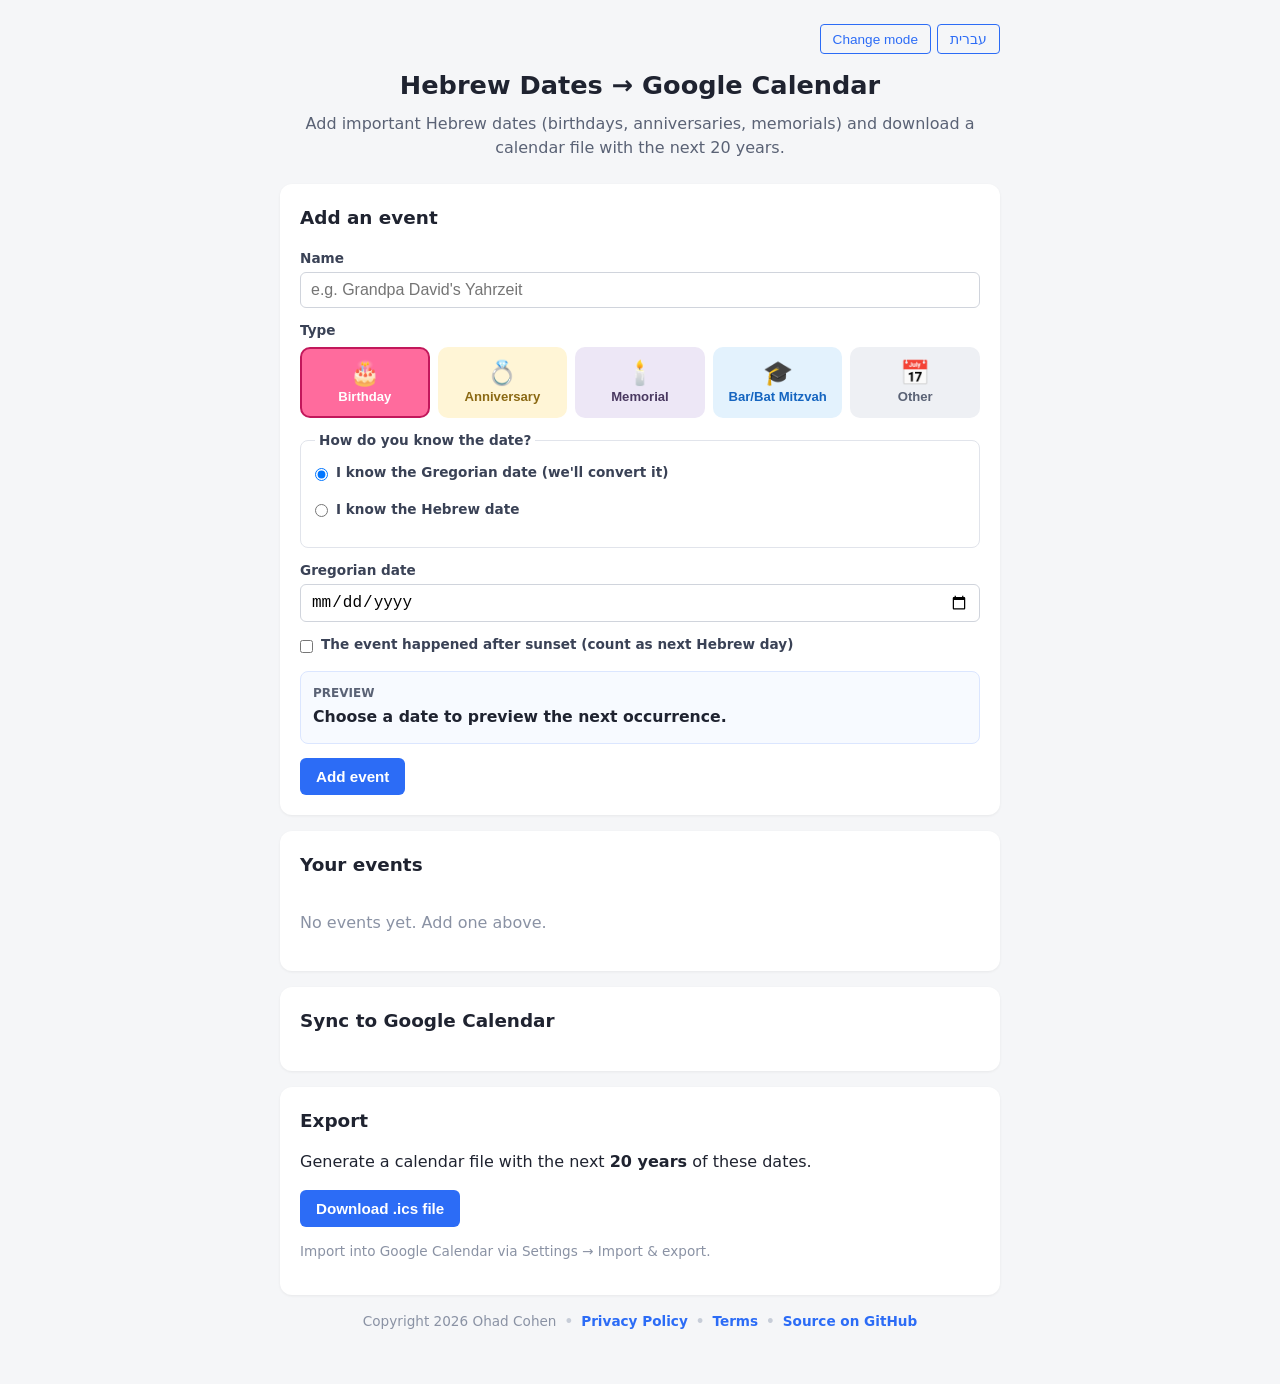
<file: index.html>
<!DOCTYPE html>
<html lang="en">
<head>
  <meta charset="UTF-8" />
  <meta name="viewport" content="width=device-width, initial-scale=1.0" />
  <title data-i18n="title">Hebrew Dates → Google Calendar</title>
  <link rel="stylesheet" href="style.css" />
  <script src="https://accounts.google.com/gsi/client" async defer></script>
</head>
<body>
  <div id="welcome-modal" class="modal-backdrop" hidden>
    <div class="modal">
      <button id="modal-lang-toggle" class="modal-lang-toggle" type="button" data-i18n="langToggle">עברית</button>
      <h2 data-i18n="welcomeTitle">Welcome to Hebrew Dates</h2>
      <p data-i18n="welcomeDesc">Track Hebrew birthdays, anniversaries, yahrzeits, and bar/bat mitzvahs. Choose how to use the app:</p>
      <div class="welcome-options">
        <button class="welcome-btn" data-mode="google" type="button">
          <span class="welcome-icon">🔗</span>
          <span class="welcome-text">
            <strong data-i18n="connectMode">Connect with Google</strong>
            <span class="welcome-desc" data-i18n="connectModeDesc">Sync events to your Google Calendar. Access from any device.</span>
          </span>
        </button>
        <button class="welcome-btn" data-mode="anonymous" type="button">
          <span class="welcome-icon">👤</span>
          <span class="welcome-text">
            <strong data-i18n="anonymousMode">Continue without account</strong>
            <span class="welcome-desc" data-i18n="anonymousModeDesc">Just download an ICS file. Events live only in this browser.</span>
          </span>
        </button>
      </div>
    </div>
  </div>

  <main>
    <header>
      <div class="header-actions">
        <button id="switch-mode-btn" class="lang-toggle mode-switch" type="button" data-i18n="changeMode">Change mode</button>
        <button id="lang-toggle" class="lang-toggle" type="button" data-i18n="langToggle">עברית</button>
      </div>
      <h1 data-i18n="title">Hebrew Dates → Google Calendar</h1>
      <p class="sub" data-i18n="subtitle">Add important Hebrew dates (birthdays, anniversaries, memorials) and download a calendar file with the next 20 years.</p>
    </header>

    <section class="card">
      <h2 data-i18n="addEvent">Add an event</h2>
      <form id="event-form">
        <label>
          <span data-i18n="name">Name</span>
          <input type="text" id="name" data-i18n-placeholder="namePlaceholder" placeholder="e.g. Grandpa David's Yahrzeit" required />
        </label>

        <div class="type-field">
          <span class="field-label" data-i18n="type">Type</span>
          <div class="type-buttons" id="type-buttons">
            <button type="button" class="type-btn active" data-type="birthday">
              <span class="icon">🎂</span>
              <span data-i18n="typeBirthday">Birthday</span>
            </button>
            <button type="button" class="type-btn" data-type="anniversary">
              <span class="icon">💍</span>
              <span data-i18n="typeAnniversary">Anniversary</span>
            </button>
            <button type="button" class="type-btn" data-type="memorial">
              <span class="icon">🕯️</span>
              <span data-i18n="typeMemorial">Memorial</span>
            </button>
            <button type="button" class="type-btn" data-type="bar_mitzvah">
              <span class="icon">🎓</span>
              <span data-i18n="typeBarMitzvah">Bar/Bat Mitzvah</span>
            </button>
            <button type="button" class="type-btn" data-type="other">
              <span class="icon">📅</span>
              <span data-i18n="typeOther">Other</span>
            </button>
          </div>
          <input type="hidden" id="type" value="birthday" />
        </div>

        <label id="gender-field" hidden>
          <span data-i18n="gender">Gender</span>
          <select id="gender">
            <option value="boy" data-i18n="genderBoy">Boy (Bar Mitzvah, age 13)</option>
            <option value="girl" data-i18n="genderGirl">Girl (Bat Mitzvah, age 12)</option>
          </select>
        </label>

        <p id="bar-mitzvah-hint" class="hint" hidden data-i18n="barMitzvahHint">Enter the child's date of birth. We'll calculate the Bar Mitzvah date and the Shabbat Bar Mitzvah.</p>

        <fieldset>
          <legend data-i18n="howKnow">How do you know the date?</legend>
          <label class="inline">
            <input type="radio" name="mode" value="gregorian" checked />
            <span data-i18n="modeGregorian">I know the Gregorian date (we'll convert it)</span>
          </label>
          <label class="inline">
            <input type="radio" name="mode" value="hebrew" />
            <span data-i18n="modeHebrew">I know the Hebrew date</span>
          </label>
        </fieldset>

        <div id="gregorian-input">
          <label>
            <span data-i18n="gregorianDate">Gregorian date</span>
            <input type="date" id="gregorian-date" />
          </label>
          <label class="inline">
            <input type="checkbox" id="after-sunset" />
            <span data-i18n="afterSunset">The event happened after sunset (count as next Hebrew day)</span>
          </label>
        </div>

        <div id="hebrew-input" hidden>
          <div class="row">
            <label>
              <span data-i18n="day">Day</span>
              <select id="hebrew-day"></select>
            </label>
            <label>
              <span data-i18n="month">Month</span>
              <select id="hebrew-month">
                <option value="Tishrei" data-i18n="mTishrei">Tishrei</option>
                <option value="Cheshvan" data-i18n="mCheshvan">Cheshvan</option>
                <option value="Kislev" data-i18n="mKislev">Kislev</option>
                <option value="Tevet" data-i18n="mTevet">Tevet</option>
                <option value="Shvat" data-i18n="mShvat">Shvat</option>
                <option value="Adar" data-i18n="mAdar">Adar (or Adar II in leap years)</option>
                <option value="Adar I" data-i18n="mAdarI">Adar I (leap years only)</option>
                <option value="Nisan" data-i18n="mNisan">Nisan</option>
                <option value="Iyyar" data-i18n="mIyyar">Iyyar</option>
                <option value="Sivan" data-i18n="mSivan">Sivan</option>
                <option value="Tamuz" data-i18n="mTamuz">Tamuz</option>
                <option value="Av" data-i18n="mAv">Av</option>
                <option value="Elul" data-i18n="mElul">Elul</option>
              </select>
            </label>
          </div>
          <label>
            <span>
              <span data-i18n="hebrewYear">Hebrew year</span>
              <span id="year-optional" class="muted small" data-i18n="optional">(optional)</span>
              <span id="year-required" class="required-tag small" data-i18n="required" hidden>(required)</span>
            </span>
            <input type="text" id="hebrew-year" data-i18n-placeholder="yearPlaceholder" placeholder='e.g. תשפ"ו or 5786' />
            <span id="year-preview" class="muted small"></span>
          </label>
        </div>

        <div id="event-preview" class="event-preview" aria-live="polite">
          <span class="preview-label" data-i18n="previewLabel">Preview</span>
          <strong id="event-preview-title" data-i18n="previewEmpty">Choose a date to preview the next occurrence.</strong>
          <span id="event-preview-meta"></span>
        </div>

        <div class="form-actions">
          <button type="submit" id="submit-btn">Add event</button>
          <button type="button" id="cancel-edit-btn" class="link-btn" hidden data-i18n="cancelEdit">Cancel edit</button>
        </div>
      </form>
    </section>

    <section class="card">
      <h2 data-i18n="yourEvents">Your events</h2>
      <ul id="event-list"></ul>
      <p id="empty-msg" class="muted" data-i18n="empty">No events yet. Add one above.</p>
    </section>

    <section class="card" id="sync-card">
      <h2 data-i18n="googleSync">Sync to Google Calendar</h2>

      <div id="gcal-connect" hidden>
        <button id="connect-btn" type="button" data-i18n="connectGoogle">Connect Google Calendar</button>
      </div>

      <div id="gcal-connected" hidden>
        <p class="muted small">
          <span data-i18n="connectedStatus">✓ Connected to Google.</span>
          <a href="#" id="disconnect-btn" data-i18n="disconnect">Disconnect</a>
        </p>
        <div class="calendar-name-row">
          <label>
            <span data-i18n="calendarName">Calendar name</span>
            <input type="text" id="calendar-name-input" />
          </label>
          <button id="new-calendar-btn" class="secondary-btn" type="button" data-i18n="newCalendarBtn">New calendar</button>
        </div>

        <div class="calendars-section">
          <div class="calendars-header">
            <span class="field-label" data-i18n="existingCalendars">Calendars in your Google account</span>
            <button id="refresh-cals-btn" class="link-btn" type="button" title="Refresh">↻</button>
          </div>
          <ul id="calendar-list" class="calendar-list"></ul>
          <p id="calendar-list-empty" class="muted small" data-i18n="noCalendarsYet" hidden>No calendars yet — clicking "Sync now" will create one.</p>
        </div>

        <button id="sync-btn" type="button" data-i18n="syncNow">Sync now</button>
        <p id="sync-status" class="muted small"></p>

        <div class="share-section">
          <div class="calendars-header">
            <span class="field-label" data-i18n="shareCalendar">Share calendar</span>
          </div>
          <p class="muted small" data-i18n="shareDesc">Invite friends/family. They'll get an email to add this calendar to their Google Calendar.</p>
          <div class="share-form">
            <input type="email" id="share-email" multiple data-i18n-placeholder="shareEmailPlaceholder" placeholder="email@example.com, another@example.com" />
            <select id="share-role">
              <option value="reader" data-i18n="roleReader">Can view</option>
              <option value="writer" data-i18n="roleWriter">Can edit</option>
            </select>
            <button id="share-btn" type="button" data-i18n="shareBtn">Share</button>
          </div>
          <ul id="share-list" class="share-list"></ul>
          <p id="share-status" class="muted small"></p>
        </div>
      </div>
    </section>

    <section class="card">
      <h2 data-i18n="export">Export</h2>
      <p data-i18n="exportDesc">Generate a calendar file with the next <strong>20 years</strong> of these dates.</p>
      <button id="download-btn" type="button" data-i18n="downloadBtn">Download .ics file</button>
      <p class="muted small" data-i18n="importHint">Import into Google Calendar via Settings → Import & export.</p>
    </section>

    <footer class="app-footer">
      <span data-i18n="copyrightLine">Copyright 2026 Ohad Cohen</span>
      <a href="privacy.html" data-i18n="privacyLink">Privacy Policy</a>
      <a href="terms.html" data-i18n="termsLink">Terms</a>
      <a href="https://github.com/ohadc7/hebrew-dates-app" target="_blank" rel="noopener noreferrer" data-i18n="githubLink">Source on GitHub</a>
    </footer>
  </main>

  <div id="toast" class="toast" hidden>
    <span id="toast-text"></span>
    <button id="toast-action" type="button" class="link-btn"></button>
  </div>

  <script type="module" src="app.js"></script>
</body>
</html>
</file>
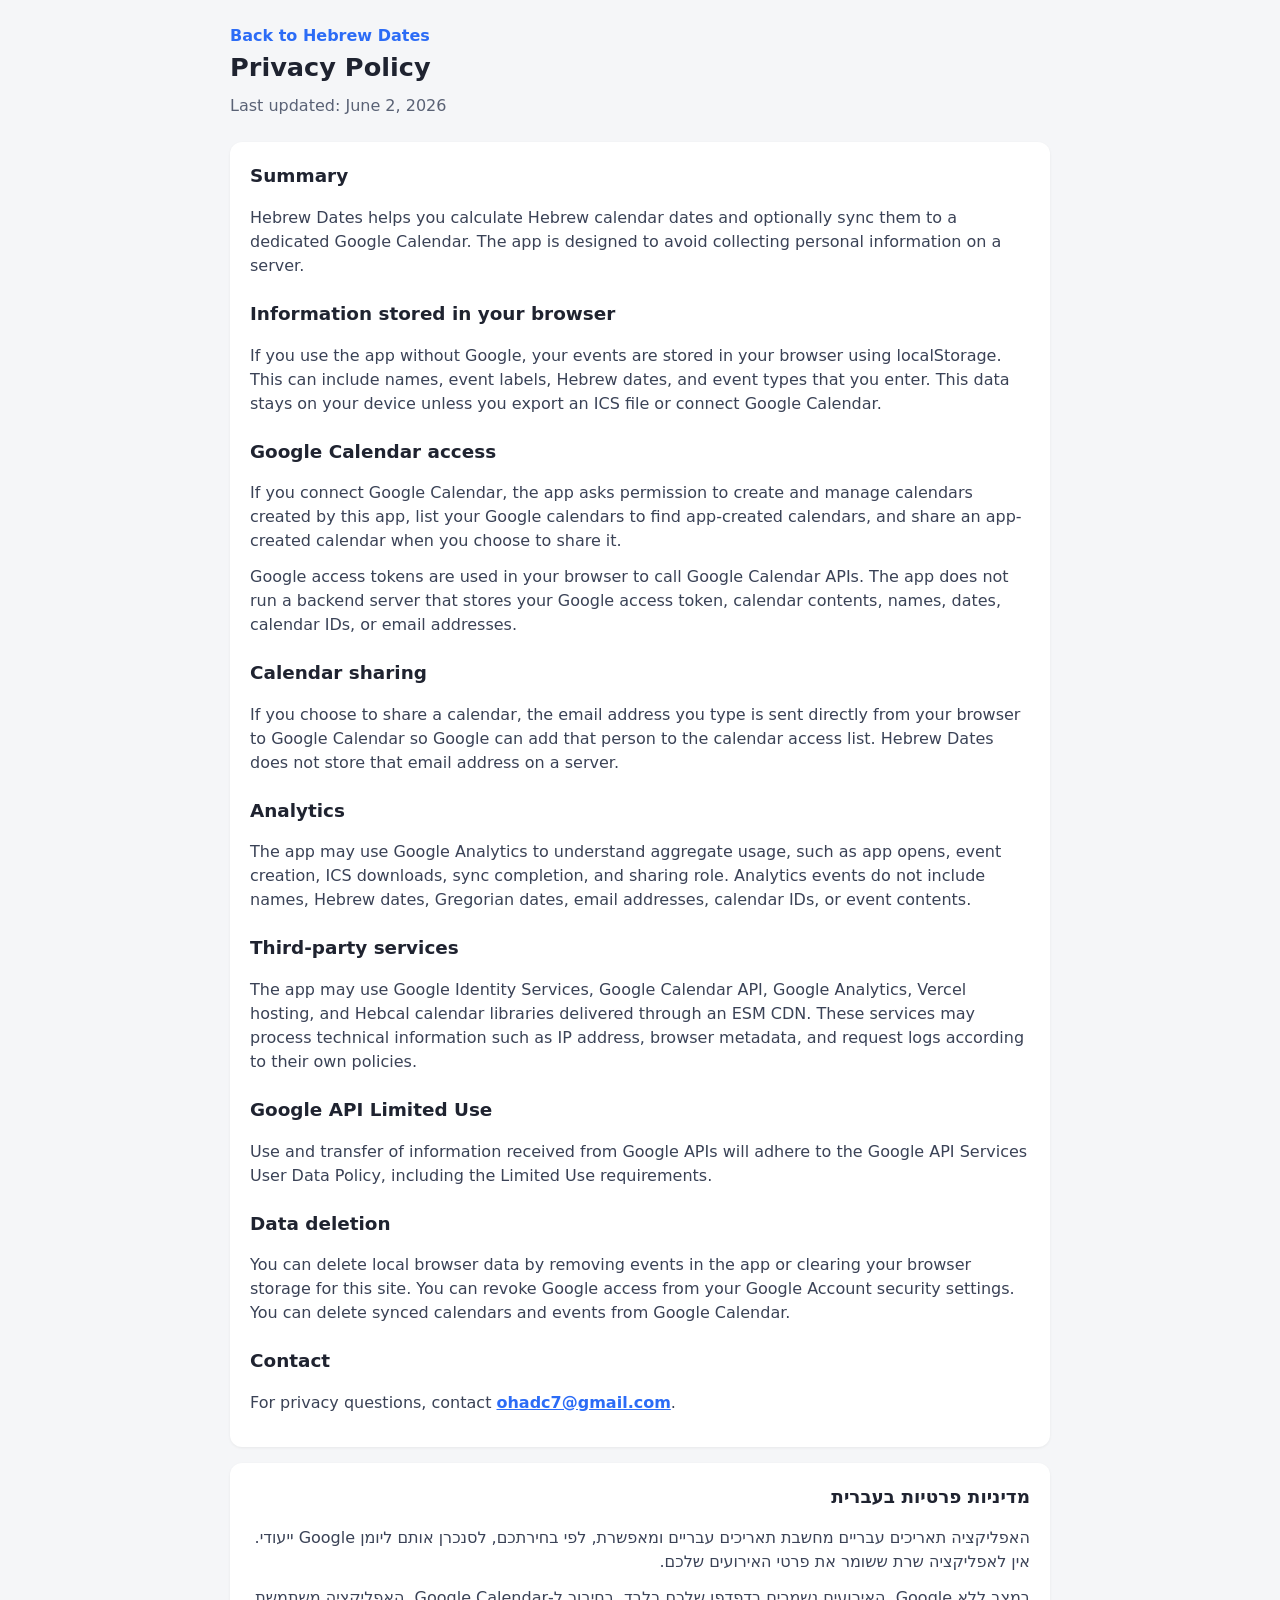
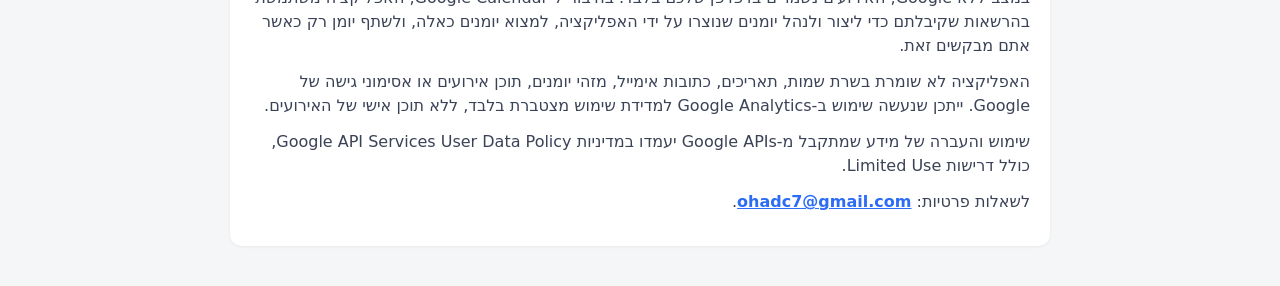
<file: privacy.html>
<!DOCTYPE html>
<html lang="en">
<head>
  <meta charset="UTF-8" />
  <meta name="viewport" content="width=device-width, initial-scale=1.0" />
  <title>Privacy Policy | Hebrew Dates</title>
  <link rel="stylesheet" href="style.css" />
</head>
<body class="legal-page">
  <main>
    <header class="legal-header">
      <a class="back-link" href="index.html">Back to Hebrew Dates</a>
      <h1>Privacy Policy</h1>
      <p class="sub">Last updated: June 2, 2026</p>
    </header>

    <section class="card legal-card">
      <h2>Summary</h2>
      <p>Hebrew Dates helps you calculate Hebrew calendar dates and optionally sync them to a dedicated Google Calendar. The app is designed to avoid collecting personal information on a server.</p>

      <h2>Information stored in your browser</h2>
      <p>If you use the app without Google, your events are stored in your browser using localStorage. This can include names, event labels, Hebrew dates, and event types that you enter. This data stays on your device unless you export an ICS file or connect Google Calendar.</p>

      <h2>Google Calendar access</h2>
      <p>If you connect Google Calendar, the app asks permission to create and manage calendars created by this app, list your Google calendars to find app-created calendars, and share an app-created calendar when you choose to share it.</p>
      <p>Google access tokens are used in your browser to call Google Calendar APIs. The app does not run a backend server that stores your Google access token, calendar contents, names, dates, calendar IDs, or email addresses.</p>

      <h2>Calendar sharing</h2>
      <p>If you choose to share a calendar, the email address you type is sent directly from your browser to Google Calendar so Google can add that person to the calendar access list. Hebrew Dates does not store that email address on a server.</p>

      <h2>Analytics</h2>
      <p>The app may use Google Analytics to understand aggregate usage, such as app opens, event creation, ICS downloads, sync completion, and sharing role. Analytics events do not include names, Hebrew dates, Gregorian dates, email addresses, calendar IDs, or event contents.</p>

      <h2>Third-party services</h2>
      <p>The app may use Google Identity Services, Google Calendar API, Google Analytics, Vercel hosting, and Hebcal calendar libraries delivered through an ESM CDN. These services may process technical information such as IP address, browser metadata, and request logs according to their own policies.</p>

      <h2>Google API Limited Use</h2>
      <p>Use and transfer of information received from Google APIs will adhere to the Google API Services User Data Policy, including the Limited Use requirements.</p>

      <h2>Data deletion</h2>
      <p>You can delete local browser data by removing events in the app or clearing your browser storage for this site. You can revoke Google access from your Google Account security settings. You can delete synced calendars and events from Google Calendar.</p>

      <h2>Contact</h2>
      <p>For privacy questions, contact <a href="mailto:ohadc7@gmail.com">ohadc7@gmail.com</a>.</p>
    </section>

    <section class="card legal-card" dir="rtl" lang="he">
      <h2>מדיניות פרטיות בעברית</h2>
      <p>האפליקציה תאריכים עבריים מחשבת תאריכים עבריים ומאפשרת, לפי בחירתכם, לסנכרן אותם ליומן Google ייעודי. אין לאפליקציה שרת ששומר את פרטי האירועים שלכם.</p>
      <p>במצב ללא Google, האירועים נשמרים בדפדפן שלכם בלבד. בחיבור ל-Google Calendar, האפליקציה משתמשת בהרשאות שקיבלתם כדי ליצור ולנהל יומנים שנוצרו על ידי האפליקציה, למצוא יומנים כאלה, ולשתף יומן רק כאשר אתם מבקשים זאת.</p>
      <p>האפליקציה לא שומרת בשרת שמות, תאריכים, כתובות אימייל, מזהי יומנים, תוכן אירועים או אסימוני גישה של Google. ייתכן שנעשה שימוש ב-Google Analytics למדידת שימוש מצטברת בלבד, ללא תוכן אישי של האירועים.</p>
      <p>שימוש והעברה של מידע שמתקבל מ-Google APIs יעמדו במדיניות Google API Services User Data Policy, כולל דרישות Limited Use.</p>
      <p>לשאלות פרטיות: <a href="mailto:ohadc7@gmail.com">ohadc7@gmail.com</a>.</p>
    </section>
  </main>
</body>
</html>
</file>
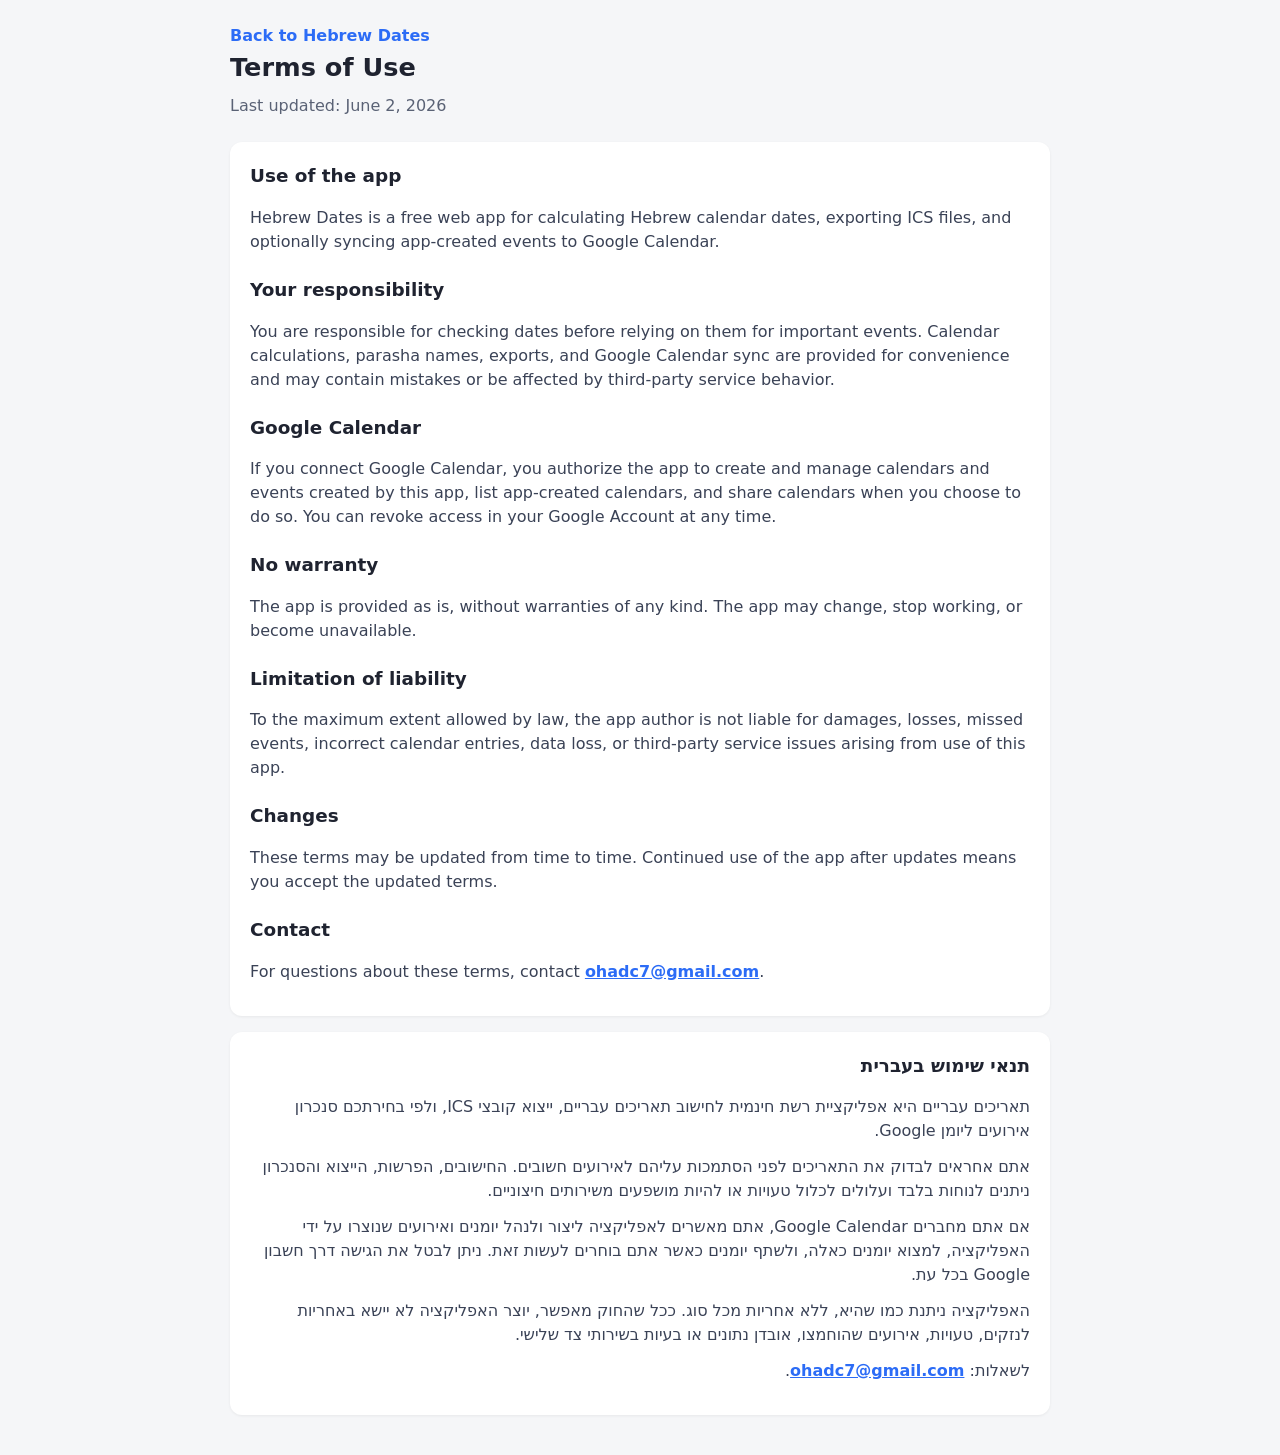
<file: terms.html>
<!DOCTYPE html>
<html lang="en">
<head>
  <meta charset="UTF-8" />
  <meta name="viewport" content="width=device-width, initial-scale=1.0" />
  <title>Terms of Use | Hebrew Dates</title>
  <link rel="stylesheet" href="style.css" />
</head>
<body class="legal-page">
  <main>
    <header class="legal-header">
      <a class="back-link" href="index.html">Back to Hebrew Dates</a>
      <h1>Terms of Use</h1>
      <p class="sub">Last updated: June 2, 2026</p>
    </header>

    <section class="card legal-card">
      <h2>Use of the app</h2>
      <p>Hebrew Dates is a free web app for calculating Hebrew calendar dates, exporting ICS files, and optionally syncing app-created events to Google Calendar.</p>

      <h2>Your responsibility</h2>
      <p>You are responsible for checking dates before relying on them for important events. Calendar calculations, parasha names, exports, and Google Calendar sync are provided for convenience and may contain mistakes or be affected by third-party service behavior.</p>

      <h2>Google Calendar</h2>
      <p>If you connect Google Calendar, you authorize the app to create and manage calendars and events created by this app, list app-created calendars, and share calendars when you choose to do so. You can revoke access in your Google Account at any time.</p>

      <h2>No warranty</h2>
      <p>The app is provided as is, without warranties of any kind. The app may change, stop working, or become unavailable.</p>

      <h2>Limitation of liability</h2>
      <p>To the maximum extent allowed by law, the app author is not liable for damages, losses, missed events, incorrect calendar entries, data loss, or third-party service issues arising from use of this app.</p>

      <h2>Changes</h2>
      <p>These terms may be updated from time to time. Continued use of the app after updates means you accept the updated terms.</p>

      <h2>Contact</h2>
      <p>For questions about these terms, contact <a href="mailto:ohadc7@gmail.com">ohadc7@gmail.com</a>.</p>
    </section>

    <section class="card legal-card" dir="rtl" lang="he">
      <h2>תנאי שימוש בעברית</h2>
      <p>תאריכים עבריים היא אפליקציית רשת חינמית לחישוב תאריכים עבריים, ייצוא קובצי ICS, ולפי בחירתכם סנכרון אירועים ליומן Google.</p>
      <p>אתם אחראים לבדוק את התאריכים לפני הסתמכות עליהם לאירועים חשובים. החישובים, הפרשות, הייצוא והסנכרון ניתנים לנוחות בלבד ועלולים לכלול טעויות או להיות מושפעים משירותים חיצוניים.</p>
      <p>אם אתם מחברים Google Calendar, אתם מאשרים לאפליקציה ליצור ולנהל יומנים ואירועים שנוצרו על ידי האפליקציה, למצוא יומנים כאלה, ולשתף יומנים כאשר אתם בוחרים לעשות זאת. ניתן לבטל את הגישה דרך חשבון Google בכל עת.</p>
      <p>האפליקציה ניתנת כמו שהיא, ללא אחריות מכל סוג. ככל שהחוק מאפשר, יוצר האפליקציה לא יישא באחריות לנזקים, טעויות, אירועים שהוחמצו, אובדן נתונים או בעיות בשירותי צד שלישי.</p>
      <p>לשאלות: <a href="mailto:ohadc7@gmail.com">ohadc7@gmail.com</a>.</p>
    </section>
  </main>
</body>
</html>
</file>
<file: style.css>
* { box-sizing: border-box; }

[hidden] { display: none !important; }

.modal-backdrop {
  position: fixed;
  inset: 0;
  background: #f5f6f8;
  display: flex;
  align-items: center;
  justify-content: center;
  z-index: 1000;
  padding: 16px;
}

.modal {
  background: #fff;
  border-radius: 14px;
  padding: 28px;
  max-width: 480px;
  width: 100%;
  box-shadow: 0 10px 30px rgba(0,0,0,0.08);
  position: relative;
}

.modal-lang-toggle {
  position: absolute;
  top: 12px;
  inset-inline-end: 12px;
  background: transparent;
  color: #2c6cf6;
  border: 1px solid #2c6cf6;
  padding: 4px 10px;
  font-size: 0.8rem;
  cursor: pointer;
  border-radius: 4px;
  font-weight: 500;
}

.modal-lang-toggle:hover {
  background: #2c6cf6;
  color: #fff;
}

.modal h2 {
  margin: 0 0 10px;
  font-size: 1.3rem;
}

.modal p {
  margin: 0 0 18px;
  color: #5a6275;
}

.welcome-options {
  display: grid;
  gap: 10px;
}

.welcome-btn {
  display: flex;
  align-items: flex-start;
  gap: 14px;
  text-align: start;
  padding: 14px 16px;
  border-radius: 10px;
  border: 2px solid #e1e4eb;
  background: #fff;
  cursor: pointer;
  font-size: 0.95rem;
  font-weight: 500;
  color: inherit;
  transition: all 0.15s;
}

.welcome-btn:hover {
  border-color: #2c6cf6;
  background: #f5f8ff;
  transform: translateY(-1px);
}

.welcome-icon {
  font-size: 1.5rem;
  line-height: 1;
}

.welcome-text {
  display: flex;
  flex-direction: column;
  gap: 2px;
}

.welcome-text strong {
  font-weight: 700;
  color: #2c6cf6;
}

.welcome-desc {
  font-size: 0.85rem;
  font-weight: 400;
  color: #5a6275;
}

.header-actions {
  align-self: flex-end;
  display: flex;
  gap: 6px;
  margin-bottom: 12px;
}

body {
  font-family: -apple-system, BlinkMacSystemFont, "Segoe UI", system-ui, sans-serif;
  background: #f5f6f8;
  color: #1f2330;
  margin: 0;
  padding: 24px 16px;
  line-height: 1.5;
}

main {
  max-width: 720px;
  margin: 0 auto;
}

header {
  display: flex;
  flex-direction: column;
  margin-bottom: 24px;
}

.lang-toggle {
  background: transparent;
  color: #2c6cf6;
  border: 1px solid #2c6cf6;
  padding: 6px 12px;
  font-size: 0.85rem;
  font-weight: 500;
  border-radius: 4px;
}

.lang-toggle:hover {
  background: #2c6cf6;
  color: #fff;
}

header h1,
header .sub {
  text-align: center;
}

header h1 {
  margin: 0 0 8px;
  font-size: 1.6rem;
}

.sub {
  margin: 0;
  color: #5a6275;
}

.card {
  background: #fff;
  border-radius: 12px;
  padding: 20px;
  margin-bottom: 16px;
  box-shadow: 0 1px 3px rgba(0,0,0,0.06);
}

.card h2 {
  margin: 0 0 16px;
  font-size: 1.15rem;
}

label {
  display: block;
  margin-bottom: 12px;
}

label > span {
  display: block;
  font-size: 0.85rem;
  font-weight: 600;
  margin-bottom: 4px;
  color: #3a4256;
}

label.inline {
  display: flex;
  align-items: center;
  gap: 8px;
  font-weight: normal;
}

label.inline input {
  margin: 0;
}

input[type="text"],
input[type="email"],
input[type="date"],
input[type="number"],
select {
  width: 100%;
  padding: 8px 10px;
  border: 1px solid #d0d4dc;
  border-radius: 6px;
  font-size: 1rem;
  background: #fff;
}

fieldset {
  border: 1px solid #e1e4eb;
  border-radius: 8px;
  padding: 12px 14px;
  margin: 0 0 12px;
}

fieldset legend {
  font-size: 0.85rem;
  font-weight: 600;
  color: #3a4256;
  padding: 0 4px;
}

.row {
  display: flex;
  gap: 12px;
}

.row label {
  flex: 1;
}

button {
  background: #2c6cf6;
  color: #fff;
  border: none;
  border-radius: 6px;
  padding: 10px 16px;
  font-size: 0.95rem;
  font-weight: 600;
  cursor: pointer;
}

button:hover {
  background: #1d57d3;
}

#event-list {
  list-style: none;
  padding: 0;
  margin: 0;
  display: grid;
  gap: 10px;
}

#event-list li.event-card {
  display: grid;
  grid-template-columns: minmax(0, 1fr) auto;
  align-items: start;
  gap: 12px;
  padding: 12px;
  border: 1px solid #e4e8f0;
  border-radius: 8px;
  background: #fbfcff;
}

#event-list .event-info {
  flex: 1;
  min-width: 0;
}

#event-list li:last-child {
  border-bottom: none;
}

.event-info {
  display: flex;
  flex-direction: column;
  gap: 2px;
  position: relative;
  padding-inline-start: 34px;
}

.event-icon {
  position: absolute;
  inset-inline-start: 0;
  top: 1px;
  display: grid;
  place-items: center;
  width: 26px;
  height: 26px;
  border-radius: 8px;
  background: #eef5ff;
  font-size: 1rem;
}

.event-name {
  font-weight: 600;
  overflow-wrap: anywhere;
}

.event-meta {
  font-size: 0.85rem;
  color: #5a6275;
}

.event-next {
  width: fit-content;
  margin-top: 3px;
  padding: 2px 8px;
  border-radius: 999px;
  background: #eaf7f0;
  color: #276749;
  font-size: 0.78rem;
  font-weight: 600;
}

.event-actions {
  display: flex;
  align-items: center;
  gap: 4px;
}

.delete-btn {
  background: transparent;
  color: #c0392b;
  font-weight: 500;
  padding: 4px 8px;
}

.delete-btn:hover {
  background: #fdecea;
}

.edit-btn {
  background: transparent;
  color: #2c6cf6;
  font-weight: 500;
  padding: 4px 8px;
}

.edit-btn:hover {
  background: #eef5ff;
}

.form-actions {
  display: flex;
  align-items: center;
  gap: 10px;
}

.event-preview {
  margin: 4px 0 14px;
  padding: 12px;
  border: 1px solid #dbe6ff;
  border-radius: 8px;
  background: #f7faff;
  display: grid;
  gap: 3px;
}

.preview-label {
  color: #5a6275;
  font-size: 0.75rem;
  font-weight: 700;
  text-transform: uppercase;
  letter-spacing: 0;
}

#event-preview-title {
  color: #1f2330;
  font-size: 0.98rem;
}

#event-preview-title.preview-warning {
  color: #9a3412;
}

#event-preview-meta {
  color: #5a6275;
  font-size: 0.86rem;
}

.muted {
  color: #8a92a4;
}

.small {
  font-size: 0.85rem;
}

.type-field {
  margin-bottom: 12px;
}

.field-label {
  display: block;
  font-size: 0.85rem;
  font-weight: 600;
  margin-bottom: 6px;
  color: #3a4256;
}

.type-buttons {
  display: grid;
  grid-template-columns: repeat(auto-fit, minmax(110px, 1fr));
  gap: 8px;
}

.type-btn {
  padding: 12px 6px;
  display: flex;
  flex-direction: column;
  align-items: center;
  gap: 4px;
  border: 2px solid transparent;
  border-radius: 10px;
  font-size: 0.82rem;
  font-weight: 600;
  cursor: pointer;
  transition: transform 0.1s, box-shadow 0.15s;
  background: #f5f6f8;
  color: #3a4256;
  text-align: center;
  line-height: 1.15;
  min-height: 70px;
}

.type-btn:hover {
  transform: translateY(-1px);
  box-shadow: 0 2px 8px rgba(0,0,0,0.08);
}

.type-btn .icon {
  font-size: 1.5rem;
  line-height: 1;
}

.type-btn[data-type="birthday"]      { background: #ffe4ec; color: #c2185b; }
.type-btn[data-type="anniversary"]   { background: #fff5d6; color: #8b6914; }
.type-btn[data-type="memorial"]      { background: #ede7f6; color: #4a3961; }
.type-btn[data-type="bar_mitzvah"]   { background: #e3f2fd; color: #1565c0; }
.type-btn[data-type="other"]         { background: #eef0f4; color: #5a6275; }

.type-btn[data-type="birthday"].active    { background: #ff6b9d; color: #fff; border-color: #c2185b; }
.type-btn[data-type="anniversary"].active { background: #d4a017; color: #fff; border-color: #8b6914; }
.type-btn[data-type="memorial"].active    { background: #6c5b7b; color: #fff; border-color: #4a3961; }
.type-btn[data-type="bar_mitzvah"].active { background: #4a90e2; color: #fff; border-color: #1565c0; }
.type-btn[data-type="other"].active       { background: #7f8c8d; color: #fff; border-color: #5a6275; }

.hint {
  background: #fff8e1;
  border-inline-start: 3px solid #ffc107;
  padding: 8px 12px;
  margin: 0 0 16px;
  font-size: 0.9rem;
  border-radius: 4px;
  color: #5a4a00;
}

.event-sub {
  padding-inline-start: 12px;
  border-inline-start: 2px solid #e1e4eb;
  margin-top: 2px;
}

#year-preview {
  display: block;
  margin-top: 4px;
  min-height: 1.1em;
}

.required-tag {
  color: #c0392b;
  font-weight: 600;
}

.setup-steps {
  margin: 4px 0 0;
  padding-inline-start: 20px;
}

.setup-steps li {
  margin-bottom: 4px;
  line-height: 1.4;
}

.setup-steps code {
  background: #f0eada;
  padding: 1px 5px;
  border-radius: 3px;
  font-size: 0.88em;
}

#sync-status:not(:empty) {
  margin-top: 10px;
  padding: 6px 10px;
  background: #eef5ff;
  border-radius: 4px;
}

.calendars-section {
  margin-bottom: 12px;
}

.calendars-header {
  display: flex;
  justify-content: space-between;
  align-items: center;
  margin-bottom: 6px;
}

.link-btn {
  background: transparent;
  color: #2c6cf6;
  border: none;
  padding: 2px 6px;
  font-size: 1rem;
  cursor: pointer;
}

.link-btn:hover {
  background: #eef5ff;
}

.calendar-list {
  list-style: none;
  padding: 0;
  margin: 0;
  border: 1px solid #e1e4eb;
  border-radius: 6px;
  max-height: 220px;
  overflow-y: auto;
}

.calendar-list li {
  padding: 8px 12px;
  display: flex;
  align-items: center;
  gap: 8px;
  cursor: pointer;
  border-bottom: 1px solid #eef0f4;
}

.calendar-list li:last-child {
  border-bottom: none;
}

.calendar-list li:hover {
  background: #f5f6f8;
}

.calendar-list li.active {
  background: #eef5ff;
  font-weight: 600;
}

.calendar-dot {
  width: 10px;
  height: 10px;
  border-radius: 50%;
  flex-shrink: 0;
  background: #bbb;
}

.calendar-name-text {
  flex: 1;
}

.calendar-badge {
  font-size: 0.75rem;
  background: #2c6cf6;
  color: #fff;
  padding: 1px 8px;
  border-radius: 10px;
  font-weight: 600;
}

.share-section {
  margin-top: 18px;
  padding-top: 16px;
  border-top: 1px solid #eef0f4;
}

.calendar-name-row {
  display: grid;
  grid-template-columns: minmax(0, 1fr) auto;
  align-items: end;
  gap: 8px;
  margin-bottom: 12px;
}

.calendar-name-row label {
  margin-bottom: 0;
}

.secondary-btn {
  background: #eef5ff;
  color: #2c6cf6;
  border: 1px solid #bfd2ff;
}

.secondary-btn:hover {
  background: #dce9ff;
}

.share-form {
  display: grid;
  grid-template-columns: minmax(0, 1fr) auto auto;
  gap: 8px;
  align-items: stretch;
  margin-bottom: 8px;
}

.share-form select {
  min-width: 110px;
}

.share-list {
  list-style: none;
  padding: 0;
  margin: 8px 0 0;
}

.share-list li {
  display: flex;
  align-items: center;
  gap: 8px;
  padding: 6px 0;
  border-bottom: 1px solid #eef0f4;
}

.share-list li:last-child {
  border-bottom: none;
}

.share-email {
  flex: 1;
  word-break: break-all;
}

.share-role-tag {
  font-size: 0.75rem;
  color: #5a6275;
  background: #eef0f4;
  padding: 1px 8px;
  border-radius: 10px;
}

.toast {
  position: fixed;
  inset-inline: 16px;
  bottom: 16px;
  z-index: 1100;
  max-width: 520px;
  margin: 0 auto;
  padding: 10px 12px;
  border-radius: 8px;
  background: #1f2330;
  color: #fff;
  box-shadow: 0 10px 24px rgba(0,0,0,0.18);
  display: flex;
  align-items: center;
  justify-content: space-between;
  gap: 12px;
}

.toast .link-btn {
  color: #9ec5ff;
  font-weight: 700;
  white-space: nowrap;
}

.toast .link-btn:hover {
  background: rgba(255,255,255,0.1);
}

.app-footer {
  display: flex;
  justify-content: center;
  align-items: center;
  flex-wrap: wrap;
  gap: 8px;
  margin: 10px 0 28px;
  color: #8a92a4;
  font-size: 0.85rem;
}

.app-footer a {
  color: #2c6cf6;
  font-weight: 600;
  text-decoration: none;
}

.app-footer a:hover {
  text-decoration: underline;
}

.app-footer a::before {
  content: "•";
  color: #c7cdd8;
  margin-inline-end: 8px;
}

.legal-page main {
  max-width: 820px;
}

.legal-header {
  align-items: flex-start;
}

.legal-header h1,
.legal-header .sub {
  text-align: start;
}

.back-link {
  color: #2c6cf6;
  font-weight: 600;
  text-decoration: none;
}

.back-link:hover {
  text-decoration: underline;
}

.legal-card h2 {
  margin-top: 22px;
}

.legal-card h2:first-child {
  margin-top: 0;
}

.legal-card p {
  margin: 0 0 12px;
  color: #3a4256;
}

.legal-card a {
  color: #2c6cf6;
  font-weight: 600;
}

@media (max-width: 560px) {
  #event-list li.event-card {
    grid-template-columns: 1fr;
  }

  .event-actions {
    justify-content: flex-end;
  }

  .share-form {
    grid-template-columns: 1fr;
  }

  .calendar-name-row {
    grid-template-columns: 1fr;
  }
}

/* RTL adjustments */
html[dir="rtl"] body {
  font-family: -apple-system, BlinkMacSystemFont, "Segoe UI", "Arial Hebrew", "David", system-ui, sans-serif;
}

html[dir="rtl"] input[type="date"] {
  direction: ltr;
  text-align: right;
}
</file>
